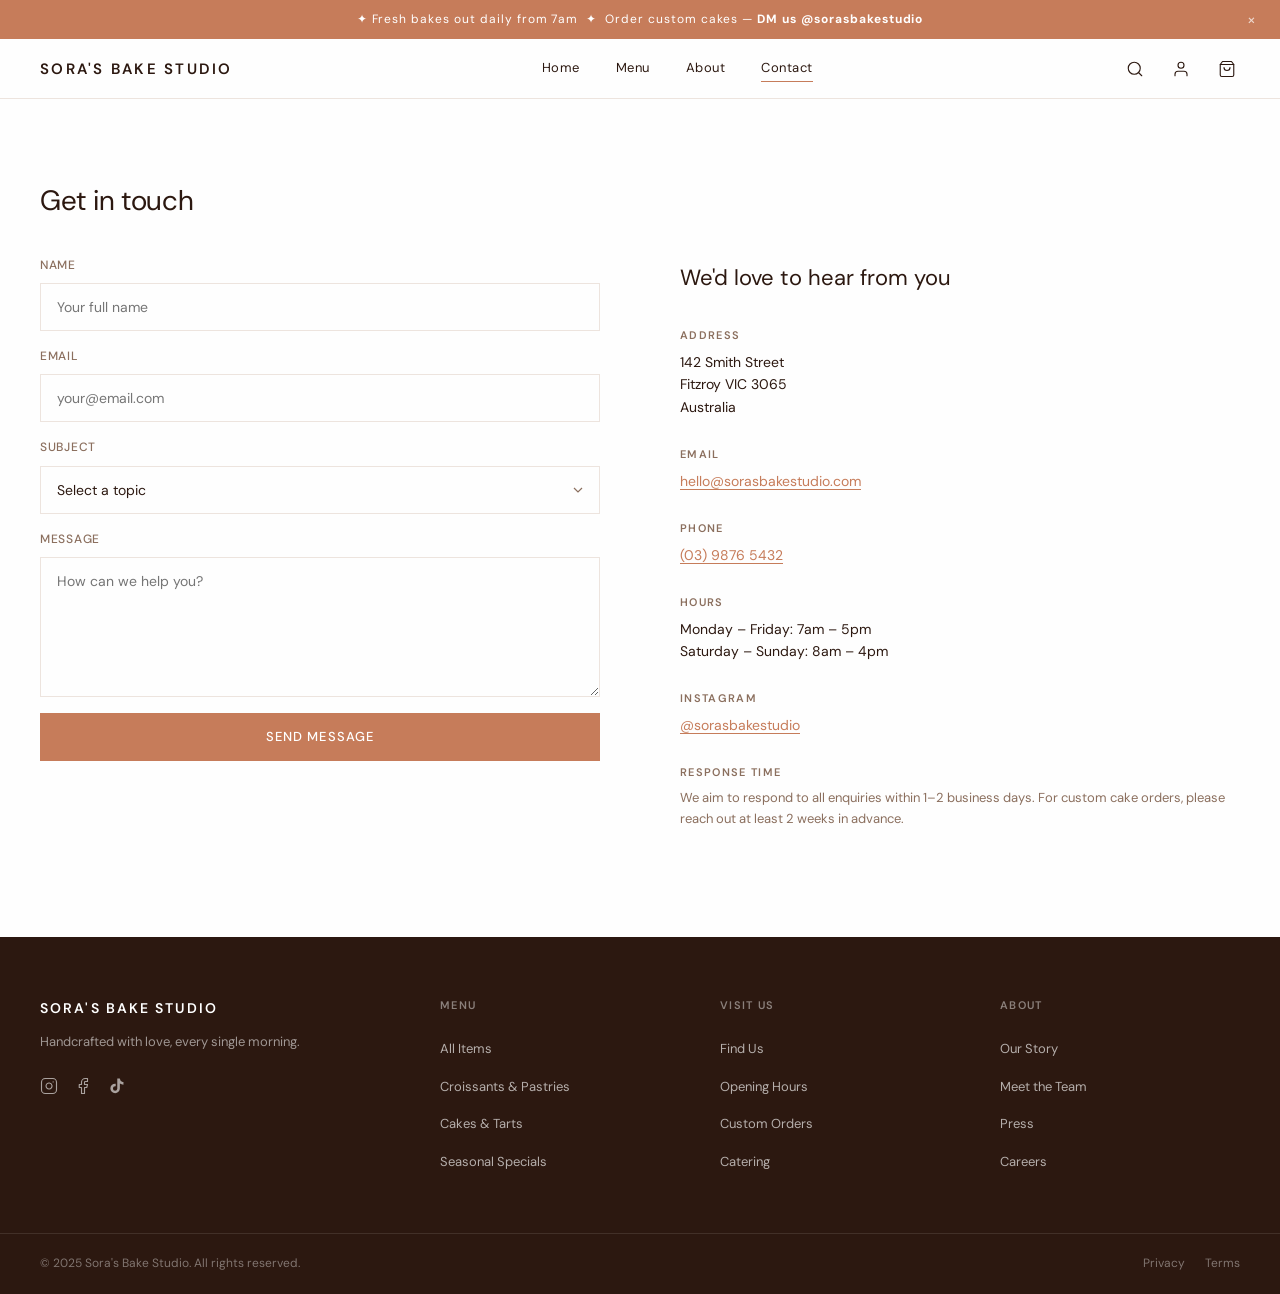
<file: contact.html>
<!DOCTYPE html>
<html lang="en">
<head>
  <!-- ===== HEAD / META ===== -->
  <!-- EDIT THIS: Update the description for SEO -->
  <meta charset="UTF-8" />
  <meta name="viewport" content="width=device-width, initial-scale=1.0" />
  <meta name="description" content="Contact Sora's Bake Studio — 142 Smith Street, Fitzroy VIC 3065. Custom cakes, catering enquiries, and general questions welcome." />
  <!-- EDIT THIS: Page tab title -->
  <title>Contact — Sora's Bake Studio</title>

  <!-- Google Fonts -->
  <link rel="preconnect" href="https://fonts.googleapis.com" />
  <link rel="preconnect" href="https://fonts.gstatic.com" crossorigin />
  <link href="https://fonts.googleapis.com/css2?family=DM+Sans:wght@300;400;500;600&display=swap" rel="stylesheet" />

  <!-- Shared stylesheet -->
  <link rel="stylesheet" href="style.css" />
</head>
<body>

  <!-- ===== ANNOUNCEMENT BAR ===== -->
  <div class="announcement-bar" id="announcementBar">
    ✦ Fresh bakes out daily from 7am &nbsp;✦&nbsp; Order custom cakes — <strong>DM us @sorasbakestudio</strong>
    <button class="announcement-bar__close" onclick="dismissAnnouncement()" aria-label="Dismiss">×</button>
  </div>

  <!-- ===== HEADER ===== -->
  <header class="header" id="siteHeader">
    <div class="header__inner">
      <a href="index.html" class="header__logo">Sora's Bake Studio</a>
      <nav class="header__nav" aria-label="Main navigation">
        <a href="index.html">Home</a>
        <a href="menu.html">Menu</a>
        <a href="about.html">About</a>
        <!-- "active" class underlines the current page link -->
        <a href="contact.html" class="active">Contact</a>
      </nav>
      <div style="display:flex;align-items:center;gap:8px;">
        <div class="header__icons">
          <button class="header__icon-btn header__icon-btn--search" aria-label="Search">
            <svg width="18" height="18" viewBox="0 0 24 24" fill="none" stroke="currentColor" stroke-width="1.5" stroke-linecap="round" stroke-linejoin="round">
              <circle cx="11" cy="11" r="8"/><line x1="21" y1="21" x2="16.65" y2="16.65"/>
            </svg>
          </button>
          <button class="header__icon-btn header__icon-btn--account" aria-label="Account">
            <svg width="18" height="18" viewBox="0 0 24 24" fill="none" stroke="currentColor" stroke-width="1.5" stroke-linecap="round" stroke-linejoin="round">
              <path d="M20 21v-2a4 4 0 0 0-4-4H8a4 4 0 0 0-4 4v2"/><circle cx="12" cy="7" r="4"/>
            </svg>
          </button>
          <button class="header__icon-btn" aria-label="View order">
            <svg width="18" height="18" viewBox="0 0 24 24" fill="none" stroke="currentColor" stroke-width="1.5" stroke-linecap="round" stroke-linejoin="round">
              <path d="M6 2L3 6v14a2 2 0 0 0 2 2h14a2 2 0 0 0 2-2V6l-3-4z"/><line x1="3" y1="6" x2="21" y2="6"/><path d="M16 10a4 4 0 0 1-8 0"/>
            </svg>
          </button>
        </div>
        <button class="header__hamburger" id="hamburgerBtn" aria-label="Open menu" onclick="toggleDrawer()">
          <span></span><span></span><span></span>
        </button>
      </div>
    </div>
  </header>

  <!-- ===== MOBILE DRAWER ===== -->
  <div class="mobile-drawer" id="mobileDrawer">
    <nav class="mobile-drawer__nav">
      <a href="index.html">Home</a>
      <a href="menu.html">Menu</a>
      <a href="about.html">About</a>
      <a href="contact.html">Contact</a>
    </nav>
  </div>
  <div class="drawer-overlay" id="drawerOverlay" onclick="toggleDrawer()"></div>


  <!-- ===== MAIN CONTENT ===== -->
  <main>
    <section class="section">
      <div class="wrapper">

        <!-- ===== PAGE HEADING ===== -->
        <!-- EDIT THIS: Change this page title -->
        <h1 class="page-title">Get in touch</h1>

        <!-- ===== CONTACT LAYOUT ===== -->
        <!-- Left: contact form — Right: business info -->
        <div class="contact-layout">

          <!-- ===== LEFT: CONTACT FORM ===== -->
          <!-- EDIT THIS: Wire this form up to your email service -->
          <!-- Options: Netlify Forms, Formspree (free), EmailJS, or a custom backend -->
          <div>
            <form class="contact-form" onsubmit="handleContactSubmit(event)">

              <!-- Name field -->
              <div class="form-group">
                <label class="form-label" for="contactName">Name</label>
                <input
                  class="form-input"
                  type="text"
                  id="contactName"
                  name="name"
                  placeholder="Your full name"
                  required
                />
              </div>

              <!-- Email field -->
              <div class="form-group">
                <label class="form-label" for="contactEmail">Email</label>
                <input
                  class="form-input"
                  type="email"
                  id="contactEmail"
                  name="email"
                  placeholder="your@email.com"
                  required
                />
              </div>

              <!-- Subject dropdown -->
              <!-- EDIT THIS: Add/remove subject options to match your business -->
              <div class="form-group">
                <label class="form-label" for="contactSubject">Subject</label>
                <select class="form-select" id="contactSubject" name="subject">
                  <option value="" disabled selected>Select a topic</option>
                  <option>General Enquiry</option>
                  <option>Custom Cake Order</option>
                  <option>Catering Request</option>
                  <option>Press &amp; Media</option>
                  <option>Other</option>
                </select>
              </div>

              <!-- Message textarea -->
              <div class="form-group">
                <label class="form-label" for="contactMessage">Message</label>
                <textarea
                  class="form-textarea"
                  id="contactMessage"
                  name="message"
                  placeholder="How can we help you?"
                  rows="6"
                  required
                ></textarea>
              </div>

              <!-- Submit button (full width) -->
              <button type="submit" class="form-submit">Send Message</button>

            </form>
          </div>


          <!-- ===== RIGHT: CONTACT INFORMATION ===== -->
          <!-- EDIT THIS: Update all details below if anything changes -->
          <div class="contact-info">
            <h2 class="contact-info__heading">We'd love to hear from you</h2>

            <!-- Address -->
            <!-- EDIT THIS: Change address if the studio moves -->
            <div class="contact-info__block">
              <p class="contact-info__label">Address</p>
              <p class="contact-info__value">
                142 Smith Street<br>
                Fitzroy VIC 3065<br>
                Australia
              </p>
            </div>

            <!-- Email -->
            <!-- EDIT THIS: Change email address here and in the mailto: link -->
            <div class="contact-info__block">
              <p class="contact-info__label">Email</p>
              <p class="contact-info__value">
                <a href="mailto:hello@sorasbakestudio.com">hello@sorasbakestudio.com</a>
              </p>
            </div>

            <!-- Phone -->
            <!-- EDIT THIS: Change phone number here and in the tel: link -->
            <div class="contact-info__block">
              <p class="contact-info__label">Phone</p>
              <p class="contact-info__value">
                <a href="tel:+61398765432">(03) 9876 5432</a>
              </p>
            </div>

            <!-- Business hours -->
            <!-- EDIT THIS: Change opening hours if they change -->
            <div class="contact-info__block">
              <p class="contact-info__label">Hours</p>
              <p class="contact-info__value">
                Monday – Friday: 7am – 5pm<br>
                Saturday – Sunday: 8am – 4pm
              </p>
            </div>

            <!-- Instagram note -->
            <!-- EDIT THIS: Update the Instagram handle if it changes -->
            <div class="contact-info__block">
              <p class="contact-info__label">Instagram</p>
              <p class="contact-info__value">
                <a href="https://instagram.com/sorasbakestudio" target="_blank" rel="noopener">@sorasbakestudio</a>
              </p>
            </div>

            <!-- Response time -->
            <div class="contact-info__block">
              <p class="contact-info__label">Response time</p>
              <p class="contact-info__value" style="color: var(--text-muted); font-size: 13px;">
                We aim to respond to all enquiries within 1–2 business days.
                For custom cake orders, please reach out at least 2 weeks in advance.
              </p>
            </div>

          </div><!-- /contact-info -->

        </div><!-- /contact-layout -->

      </div>
    </section>
  </main>


  <!-- ===== FOOTER ===== -->
  <footer class="footer">
    <div class="footer__grid">

      <!-- Column 1: Brand -->
      <div>
        <p class="footer__brand-name">Sora's Bake Studio</p>
        <p class="footer__tagline">Handcrafted with love, every single morning.</p>
        <div class="footer__socials">
          <a href="https://instagram.com/sorasbakestudio" class="footer__social-link" aria-label="Instagram">
            <svg width="18" height="18" viewBox="0 0 24 24" fill="none" stroke="currentColor" stroke-width="1.5" stroke-linecap="round" stroke-linejoin="round">
              <rect x="2" y="2" width="20" height="20" rx="5" ry="5"/><path d="M16 11.37A4 4 0 1 1 12.63 8 4 4 0 0 1 16 11.37z"/><line x1="17.5" y1="6.5" x2="17.51" y2="6.5"/>
            </svg>
          </a>
          <a href="#" class="footer__social-link" aria-label="Facebook">
            <svg width="18" height="18" viewBox="0 0 24 24" fill="none" stroke="currentColor" stroke-width="1.5" stroke-linecap="round" stroke-linejoin="round">
              <path d="M18 2h-3a5 5 0 0 0-5 5v3H7v4h3v8h4v-8h3l1-4h-4V7a1 1 0 0 1 1-1h3z"/>
            </svg>
          </a>
          <a href="#" class="footer__social-link" aria-label="TikTok">
            <svg width="18" height="18" viewBox="0 0 24 24" fill="currentColor">
              <path d="M19.59 6.69a4.83 4.83 0 0 1-3.77-4.25V2h-3.45v13.67a2.89 2.89 0 0 1-2.88 2.5 2.89 2.89 0 0 1-2.89-2.89 2.89 2.89 0 0 1 2.89-2.89c.28 0 .54.04.79.1V9.01a6.33 6.33 0 0 0-.79-.05 6.34 6.34 0 0 0-6.34 6.34 6.34 6.34 0 0 0 6.34 6.34 6.34 6.34 0 0 0 6.33-6.34V8.69a8.18 8.18 0 0 0 4.78 1.52V6.76a4.85 4.85 0 0 1-1.01-.07z"/>
            </svg>
          </a>
        </div>
      </div>

      <!-- Column 2: Menu links -->
      <div>
        <p class="footer__col-heading">Menu</p>
        <ul class="footer__links">
          <li><a href="menu.html">All Items</a></li>
          <li><a href="menu.html">Croissants &amp; Pastries</a></li>
          <li><a href="menu.html">Cakes &amp; Tarts</a></li>
          <li><a href="menu.html">Seasonal Specials</a></li>
        </ul>
      </div>

      <!-- Column 3: Visit Us -->
      <div>
        <p class="footer__col-heading">Visit Us</p>
        <ul class="footer__links">
          <li><a href="contact.html">Find Us</a></li>
          <li><a href="contact.html">Opening Hours</a></li>
          <li><a href="contact.html">Custom Orders</a></li>
          <li><a href="contact.html">Catering</a></li>
        </ul>
      </div>

      <!-- Column 4: About -->
      <div>
        <p class="footer__col-heading">About</p>
        <ul class="footer__links">
          <li><a href="about.html">Our Story</a></li>
          <li><a href="about.html">Meet the Team</a></li>
          <li><a href="#">Press</a></li>
          <li><a href="#">Careers</a></li>
        </ul>
      </div>

    </div><!-- /footer__grid -->

    <div class="footer__bottom">
      <span>© 2025 Sora's Bake Studio. All rights reserved.</span>
      <div class="footer__bottom-links">
        <a href="#">Privacy</a>
        <a href="#">Terms</a>
      </div>
    </div>

  </footer>


  <!-- ===== JAVASCRIPT ===== -->
  <script>

    // Announcement bar dismiss
    function dismissAnnouncement() {
      const bar = document.getElementById('announcementBar');
      if (bar) { bar.style.display = 'none'; sessionStorage.setItem('announcementDismissed', 'true'); }
    }
    document.addEventListener('DOMContentLoaded', function () {
      if (sessionStorage.getItem('announcementDismissed') === 'true') {
        const bar = document.getElementById('announcementBar');
        if (bar) bar.style.display = 'none';
      }
    });

    // Mobile drawer toggle
    function toggleDrawer() {
      const drawer  = document.getElementById('mobileDrawer');
      const overlay = document.getElementById('drawerOverlay');
      const burger  = document.getElementById('hamburgerBtn');
      const isOpen  = drawer.classList.contains('is-open');
      if (isOpen) {
        drawer.classList.remove('is-open'); overlay.classList.remove('is-visible');
        burger.classList.remove('is-open'); document.body.style.overflow = '';
      } else {
        drawer.classList.add('is-open'); overlay.classList.add('is-visible');
        burger.classList.add('is-open'); document.body.style.overflow = 'hidden';
      }
    }

    // Contact form submit handler
    // EDIT THIS: Replace the alert with your actual form handling
    // Recommended services: Netlify Forms (free), Formspree (free), EmailJS
    function handleContactSubmit(e) {
      e.preventDefault();
      const name = document.getElementById('contactName').value;
      // EDIT THIS: Replace this alert with your email service integration
      alert('Thanks ' + name + '! We\'ll be in touch within 1–2 business days.');
      e.target.reset(); // Clear the form fields
    }

  </script>

</body>
</html>
</file>
<file: style.css>
/* ============================================================
   SORA'S BAKE STUDIO — SHARED STYLESHEET
   Adapted from Dawn Template — bakery/café colour palette
   ============================================================ */

/* ============================================================
   GOOGLE FONTS IMPORT
   EDIT THIS: Change the font here if you want a different typeface
   ============================================================ */
@import url('https://fonts.googleapis.com/css2?family=DM+Sans:wght@300;400;500;600&display=swap');

/* ============================================================
   CSS VARIABLES — SORA'S BRAND COLOURS
   EDIT THIS: Change these values to update the entire site's colour scheme.
   All colours across every page are controlled from this one place.
   ============================================================ */
:root {
  /* --- Background colours --- */
  --bg: #fefefe;               /* EDIT THIS: Main page background */
  --bg-secondary: #fdf8f5;     /* EDIT THIS: Warm cream — used for newsletter, values sections */
  --bg-dark: #2c1810;          /* EDIT THIS: Espresso brown — used for footer */

  /* --- Text colours --- */
  --text: #2c1810;             /* EDIT THIS: Main body text (warm dark brown) */
  --text-muted: #8b6f5e;       /* EDIT THIS: Secondary/subtle text */
  --text-light: #c4a99a;       /* EDIT THIS: Very subtle text / placeholders */

  /* --- UI colours --- */
  --border: #ede4de;           /* EDIT THIS: Borders and dividers (warm beige) */
  --accent: #c67c5a;           /* EDIT THIS: Main accent — terracotta/rose (buttons, links) */
  --accent-hover: #a85e3e;     /* EDIT THIS: Accent on hover (darker terracotta) */
  --white: #ffffff;            /* White */

  /* --- Announcement bar --- */
  --announcement-bg: #c67c5a;    /* EDIT THIS: Announcement bar background (terracotta) */
  --announcement-text: #ffffff;  /* EDIT THIS: Announcement bar text colour */

  /* --- Sale/discount colour --- */
  --sale-color: #c0392b;       /* EDIT THIS: Red used for sale prices */
}

/* ============================================================
   RESET & BASE STYLES
   Removes browser default styles for consistency
   ============================================================ */
*, *::before, *::after {
  box-sizing: border-box;
  margin: 0;
  padding: 0;
}

html {
  scroll-behavior: smooth;
}

body {
  font-family: 'DM Sans', sans-serif; /* EDIT THIS: Change font family here */
  font-weight: 400;
  font-size: 16px;
  line-height: 1.6;
  color: var(--text);
  background-color: var(--bg);
  -webkit-font-smoothing: antialiased;
  -moz-osx-font-smoothing: grayscale;
}

img {
  display: block;
  max-width: 100%;
}

a {
  color: inherit;
  text-decoration: none;
}

ul, ol {
  list-style: none;
}

button {
  cursor: pointer;
  font-family: 'DM Sans', sans-serif;
  border: none;
  background: none;
}

input, textarea, select {
  font-family: 'DM Sans', sans-serif;
  font-size: 14px;
}

/* ============================================================
   UTILITY CLASSES
   Reusable helper classes used across all pages
   ============================================================ */

/* --- Wrapper: constrains content width and centers it --- */
.wrapper {
  max-width: 1280px;
  margin: 0 auto;
  padding: 0 40px;
}

/* --- Section spacing --- */
.section {
  padding: 80px 0;
}

.section--sm {
  padding: 50px 0;
}

/* --- Section titles --- */
.section-title {
  font-size: 22px;
  font-weight: 500;
  letter-spacing: 0.02em;
  color: var(--text);
  margin-bottom: 40px;
}

/* --- Eyebrow label (small text above headings) --- */
.eyebrow {
  display: block;
  font-size: 11px;
  font-weight: 500;
  letter-spacing: 0.2em;
  text-transform: uppercase;
  color: var(--text-muted);
  margin-bottom: 12px;
}

/* --- Buttons --- */

/* Primary button (solid accent colour) */
.btn {
  display: inline-flex;
  align-items: center;
  justify-content: center;
  height: 46px;
  padding: 0 24px;
  font-size: 13px;
  font-weight: 500;
  letter-spacing: 0.06em;
  text-transform: uppercase;
  background-color: var(--accent);   /* EDIT THIS: Main button colour */
  color: var(--white);
  border: 1px solid var(--accent);
  border-radius: 2px;
  transition: background-color 0.2s ease, color 0.2s ease;
  cursor: pointer;
}

.btn:hover {
  background-color: var(--accent-hover);
  border-color: var(--accent-hover);
}

/* Secondary/outline button */
.btn--outline {
  background-color: transparent;
  color: var(--accent);
  border-color: var(--accent);
}

.btn--outline:hover {
  background-color: var(--accent);
  color: var(--white);
}

/* White button (used on dark/image backgrounds) */
.btn--white {
  background-color: var(--white);
  color: var(--text);
  border-color: var(--white);
}

.btn--white:hover {
  background-color: var(--accent);
  color: var(--white);
  border-color: var(--accent);
}

/* Ghost/outline white button (used on dark/image backgrounds — transparent fill) */
.btn--outline-white {
  background-color: transparent;
  color: var(--white);
  border-color: var(--white);
}

.btn--outline-white:hover {
  background-color: var(--white);
  color: var(--text);
}

/* Large button */
.btn--lg {
  height: 52px;
  padding: 0 32px;
  font-size: 14px;
}


/* ============================================================
   ANNOUNCEMENT BAR
   The slim coloured strip at the very top of every page
   ============================================================ */
.announcement-bar {
  background-color: var(--announcement-bg);  /* EDIT THIS: bar background colour */
  color: var(--announcement-text);
  text-align: center;
  padding: 10px 40px;
  position: relative;
  font-size: 12px;
  letter-spacing: 0.08em;
  font-weight: 400;
}

/* The × dismiss button on the right */
.announcement-bar__close {
  position: absolute;
  right: 16px;
  top: 50%;
  transform: translateY(-50%);
  background: none;
  border: none;
  color: var(--announcement-text);
  font-size: 16px;
  cursor: pointer;
  opacity: 0.7;
  padding: 4px 8px;
  line-height: 1;
  transition: opacity 0.2s;
}

.announcement-bar__close:hover {
  opacity: 1;
}


/* ============================================================
   HEADER & NAVIGATION
   Sticky top navigation bar
   ============================================================ */
.header {
  position: sticky;
  top: 0;
  z-index: 100;
  background-color: var(--bg);
  border-bottom: 1px solid var(--border);
  height: 60px;
}

.header__inner {
  display: flex;
  align-items: center;
  justify-content: space-between;
  height: 100%;
  max-width: 1280px;
  margin: 0 auto;
  padding: 0 40px;
}

/* --- Logo (left side) --- */
.header__logo {
  font-size: 15px;
  font-weight: 600;
  letter-spacing: 0.15em;
  text-transform: uppercase;
  color: var(--text);
  white-space: nowrap;
  flex-shrink: 0;
}

/* --- Desktop navigation (centre) --- */
.header__nav {
  display: flex;
  align-items: center;
  gap: 36px;
}

.header__nav a {
  font-size: 13px;
  font-weight: 400;
  letter-spacing: 0.04em;
  color: var(--text);
  transition: color 0.2s;
  position: relative;
}

/* Underline effect on hover */
.header__nav a::after {
  content: '';
  position: absolute;
  bottom: -3px;
  left: 0;
  width: 0;
  height: 1px;
  background-color: var(--accent);  /* EDIT THIS: nav underline colour */
  transition: width 0.25s ease;
}

.header__nav a:hover::after,
.header__nav a.active::after {
  width: 100%;
}

/* --- Right icons (search, account, cart) --- */
.header__icons {
  display: flex;
  align-items: center;
  gap: 20px;
  flex-shrink: 0;
}

.header__icon-btn {
  background: none;
  border: none;
  cursor: pointer;
  color: var(--text);
  display: flex;
  align-items: center;
  justify-content: center;
  padding: 4px;
  transition: opacity 0.2s;
  position: relative;
}

.header__icon-btn:hover {
  opacity: 0.6;
}

/* Cart item count badge */
.cart-badge {
  position: absolute;
  top: -4px;
  right: -6px;
  background-color: var(--accent);  /* EDIT THIS: cart badge colour */
  color: var(--white);
  font-size: 9px;
  font-weight: 600;
  width: 16px;
  height: 16px;
  border-radius: 50%;
  display: flex;
  align-items: center;
  justify-content: center;
  line-height: 1;
}

/* --- Hamburger menu (mobile only, hidden on desktop) --- */
.header__hamburger {
  display: none;
  flex-direction: column;
  justify-content: center;
  gap: 5px;
  background: none;
  border: none;
  cursor: pointer;
  padding: 4px;
  width: 28px;
}

.header__hamburger span {
  display: block;
  width: 22px;
  height: 1.5px;
  background-color: var(--text);
  transition: transform 0.25s, opacity 0.25s;
}

/* Hamburger → X animation when drawer is open */
.header__hamburger.is-open span:nth-child(1) {
  transform: translateY(6.5px) rotate(45deg);
}
.header__hamburger.is-open span:nth-child(2) {
  opacity: 0;
}
.header__hamburger.is-open span:nth-child(3) {
  transform: translateY(-6.5px) rotate(-45deg);
}

/* --- Mobile side drawer --- */
.mobile-drawer {
  position: fixed;
  top: 0;
  left: 0;
  width: 300px;
  height: 100vh;
  background-color: var(--bg);
  z-index: 200;
  padding: 80px 32px 40px;
  transform: translateX(-100%);
  transition: transform 0.3s ease;
  border-right: 1px solid var(--border);
}

.mobile-drawer.is-open {
  transform: translateX(0);
}

.mobile-drawer__nav {
  display: flex;
  flex-direction: column;
  gap: 0;
}

.mobile-drawer__nav a {
  font-size: 20px;
  font-weight: 400;
  color: var(--text);
  padding: 16px 0;
  border-bottom: 1px solid var(--border);
  letter-spacing: 0.02em;
}

/* Overlay behind mobile drawer */
.drawer-overlay {
  position: fixed;
  inset: 0;
  background-color: rgba(0, 0, 0, 0.4);
  z-index: 150;
  opacity: 0;
  pointer-events: none;
  transition: opacity 0.3s ease;
}

.drawer-overlay.is-visible {
  opacity: 1;
  pointer-events: all;
}


/* ============================================================
   HERO SECTION
   Full-screen banner with image, overlay, and centered text
   Only used on index.html
   ============================================================ */
.hero {
  position: relative;
  height: 80vh;
  min-height: 500px;
  display: flex;
  align-items: center;
  justify-content: center;
  overflow: hidden;
}

/* Background image */
.hero__bg {
  position: absolute;
  inset: 0;
  /* EDIT THIS: Replace this URL with your own hero background image */
  background-image: url('https://images.unsplash.com/photo-1509440159596-0249088772ff?w=1600&q=80');
  background-size: cover;
  background-position: center;
  background-repeat: no-repeat;
}

/* Dark overlay on top of the background image */
.hero__overlay {
  position: absolute;
  inset: 0;
  background-color: rgba(0, 0, 0, 0.3); /* EDIT THIS: Increase number for darker overlay */
}

/* Hero text content */
.hero__content {
  position: relative;
  z-index: 2;
  text-align: center;
  color: var(--white);
  padding: 0 20px;
  max-width: 700px;
}

/* Small label above the headline */
.hero__eyebrow {
  display: block;
  font-size: 11px;
  font-weight: 500;
  letter-spacing: 0.2em;
  text-transform: uppercase;
  color: rgba(255, 255, 255, 0.85);
  margin-bottom: 20px;
}

/* Main hero headline */
.hero__headline {
  font-size: 56px;
  font-weight: 300;
  line-height: 1.15;
  letter-spacing: -0.01em;
  color: var(--white);
  margin-bottom: 36px;
}

/* Hero CTA button */
.hero__cta {
  /* Uses .btn--white utility class */
}


/* ============================================================
   FEATURED CATEGORIES GRID
   3 cards side-by-side on the homepage ("What we make" section)
   ============================================================ */
.collections-grid {
  display: grid;
  grid-template-columns: repeat(3, 1fr);
  gap: 20px;
}

/* Individual collection card */
.collection-card {
  position: relative;
  cursor: pointer;
  overflow: hidden;
}

/* Image container with tall 3:4 aspect ratio */
.collection-card__image-wrap {
  aspect-ratio: 3 / 4;
  overflow: hidden;
  background-color: var(--bg-secondary);
}

.collection-card__image-wrap img {
  width: 100%;
  height: 100%;
  object-fit: cover;
  transition: transform 0.4s ease; /* Smooth zoom on hover */
}

/* Zoom effect on hover */
.collection-card:hover .collection-card__image-wrap img {
  transform: scale(1.03);
}

.collection-card__label {
  padding: 16px 0 8px;
  font-size: 14px;
  font-weight: 500;
  letter-spacing: 0.04em;
  color: var(--text);
}


/* ============================================================
   PRODUCT GRID
   Used on homepage (Our Favourites) and menu.html
   ============================================================ */
.product-grid {
  display: grid;
  grid-template-columns: repeat(4, 1fr);
  gap: 24px 20px;
}

/* Individual product card */
.product-card {
  position: relative;
  cursor: pointer;
}

/* Image container */
.product-card__image-wrap {
  position: relative;
  aspect-ratio: 3 / 4;
  overflow: hidden;
  background-color: var(--bg-secondary);
  margin-bottom: 14px;
}

/* Primary product image */
.product-card__img {
  width: 100%;
  height: 100%;
  object-fit: cover;
  display: block;
  transition: opacity 0.4s ease;
}

/* Secondary (hover) product image — sits on top, hidden by default */
.product-card__img--hover {
  position: absolute;
  inset: 0;
  width: 100%;
  height: 100%;
  object-fit: cover;
  opacity: 0;
  transition: opacity 0.4s ease;
}

/* Show hover image, hide primary on card hover */
.product-card:hover .product-card__img--hover {
  opacity: 1;
}

/* --- Product Badges --- */
/* Badge (New / Seasonal / Popular / etc.) — top left corner of image */
.product-card__badge {
  position: absolute;
  top: 12px;
  left: 12px;
  z-index: 2;
  font-size: 10px;
  font-weight: 600;
  letter-spacing: 0.08em;
  text-transform: uppercase;
  padding: 4px 8px;
  background-color: var(--text);  /* EDIT THIS: Default badge background (dark) */
  color: var(--white);
  line-height: 1;
}

/* Sale badge — red */
.product-card__badge--sale {
  background-color: var(--sale-color);  /* EDIT THIS: Sale badge colour (red) */
}

/* "Fan Fave" badge — terracotta accent colour */
/* EDIT THIS: Change the colour of the Fan Fave badge here */
.product-card__badge--fave {
  background-color: var(--accent);  /* Terracotta/rose for Fan Fave badge */
}

/* "Add to order" button — slides up from bottom of image on hover */
/* Note: The class is .product-card__quick-add but the text says "Add to order" for a bakery feel */
.product-card__quick-add {
  position: absolute;
  bottom: 0;
  left: 0;
  right: 0;
  background-color: rgba(255, 255, 255, 0.95);
  color: var(--text);
  font-size: 12px;
  font-weight: 500;
  letter-spacing: 0.08em;
  text-transform: uppercase;
  padding: 14px;
  text-align: center;
  transform: translateY(100%);
  transition: transform 0.25s ease;
  cursor: pointer;
  border: none;
  width: 100%;
}

/* Reveal button on card hover */
.product-card:hover .product-card__quick-add {
  transform: translateY(0);
}

/* Product name */
.product-card__name {
  font-size: 14px;
  font-weight: 500;
  color: var(--text);
  margin-bottom: 6px;
  line-height: 1.4;
}

/* Product price row */
.product-card__price {
  font-size: 14px;
  font-weight: 400;
  color: var(--text-muted);
  display: flex;
  align-items: center;
  gap: 8px;
}

/* Original price (crossed out on sale items) */
.product-card__price--original {
  text-decoration: line-through;
  color: var(--text-light);
}

/* Sale price (red) */
.product-card__price--sale {
  color: var(--sale-color);
  font-weight: 500;
}


/* ============================================================
   BRAND / STORY STRIP
   50/50 split section on the homepage
   ============================================================ */
.story-strip {
  display: grid;
  grid-template-columns: 1fr 1fr;
  min-height: 500px;
}

/* Left image pane */
.story-strip__image {
  overflow: hidden;
}

.story-strip__image img {
  width: 100%;
  height: 100%;
  object-fit: cover;
}

/* Right text pane */
.story-strip__content {
  display: flex;
  flex-direction: column;
  justify-content: center;
  padding: 60px 80px;
}

.story-strip__headline {
  font-size: 36px;
  font-weight: 300;
  letter-spacing: -0.01em;
  line-height: 1.2;
  color: var(--text);
  margin-bottom: 20px;
}

.story-strip__body {
  font-size: 15px;
  font-weight: 400;
  line-height: 1.75;
  color: var(--text-muted);
  margin-bottom: 16px;
}

/* Text CTA link */
.text-link {
  font-size: 13px;
  font-weight: 500;
  letter-spacing: 0.06em;
  text-transform: uppercase;
  color: var(--accent);  /* EDIT THIS: text link colour */
  position: relative;
  display: inline-flex;
  align-items: center;
  gap: 6px;
  margin-top: 16px;
}

.text-link::after {
  content: '';
  position: absolute;
  bottom: -2px;
  left: 0;
  width: 100%;
  height: 1px;
  background-color: var(--accent);
  transition: opacity 0.2s;
}

.text-link:hover::after {
  opacity: 0.4;
}


/* ============================================================
   NEWSLETTER SECTION
   Centered email sign-up section
   ============================================================ */
.newsletter {
  background-color: var(--bg-secondary);  /* EDIT THIS: newsletter background */
  text-align: center;
  padding: 80px 40px;
}

.newsletter__headline {
  font-size: 28px;
  font-weight: 300;
  letter-spacing: -0.01em;
  color: var(--text);
  margin-bottom: 12px;
}

.newsletter__subtext {
  font-size: 15px;
  color: var(--text-muted);
  margin-bottom: 32px;
  max-width: 480px;
  margin-left: auto;
  margin-right: auto;
}

/* Email input + button row */
.newsletter__form {
  display: flex;
  justify-content: center;
  gap: 0;
  max-width: 480px;
  margin: 0 auto;
}

.newsletter__input {
  flex: 1;
  height: 48px;
  padding: 0 16px;
  border: 1px solid var(--border);
  border-right: none;
  border-radius: 0;
  font-size: 14px;
  color: var(--text);
  background-color: var(--bg);
  outline: none;
  transition: border-color 0.2s;
}

.newsletter__input:focus {
  border-color: var(--accent);
}

.newsletter__input::placeholder {
  color: var(--text-light);
}

.newsletter__btn {
  height: 48px;
  padding: 0 24px;
  background-color: var(--accent);  /* EDIT THIS: subscribe button colour */
  color: var(--white);
  border: 1px solid var(--accent);
  border-radius: 0;
  font-size: 13px;
  font-weight: 500;
  letter-spacing: 0.06em;
  text-transform: uppercase;
  cursor: pointer;
  white-space: nowrap;
  transition: background-color 0.2s;
}

.newsletter__btn:hover {
  background-color: var(--accent-hover);
}


/* ============================================================
   FOOTER
   Dark espresso background, 4-column layout
   ============================================================ */
.footer {
  background-color: var(--bg-dark);  /* EDIT THIS: footer background colour */
  color: var(--white);
  padding: 60px 0 0;
}

.footer__grid {
  display: grid;
  grid-template-columns: 1.5fr 1fr 1fr 1fr;
  gap: 40px;
  max-width: 1280px;
  margin: 0 auto;
  padding: 0 40px 60px;
}

/* Column 1: Brand */
.footer__brand-name {
  font-size: 14px;
  font-weight: 600;
  letter-spacing: 0.15em;
  text-transform: uppercase;
  margin-bottom: 12px;
  color: var(--white);
}

.footer__tagline {
  font-size: 13px;
  color: rgba(255, 255, 255, 0.55);
  line-height: 1.6;
  margin-bottom: 24px;
}

/* Social icons row */
.footer__socials {
  display: flex;
  gap: 16px;
  align-items: center;
}

.footer__social-link {
  color: rgba(255, 255, 255, 0.6);
  transition: color 0.2s;
  display: flex;
  align-items: center;
}

.footer__social-link:hover {
  color: var(--white);
}

/* Columns 2-4: Links */
.footer__col-heading {
  font-size: 11px;
  font-weight: 600;
  letter-spacing: 0.12em;
  text-transform: uppercase;
  color: rgba(255, 255, 255, 0.45);
  margin-bottom: 20px;
}

.footer__links {
  display: flex;
  flex-direction: column;
  gap: 12px;
}

.footer__links a {
  font-size: 13px;
  color: rgba(255, 255, 255, 0.65);
  transition: color 0.2s;
}

.footer__links a:hover {
  color: var(--white);
}

/* Bottom bar */
.footer__bottom {
  border-top: 1px solid rgba(255, 255, 255, 0.1);
  max-width: 1280px;
  margin: 0 auto;
  padding: 20px 40px;
  display: flex;
  align-items: center;
  justify-content: space-between;
  font-size: 12px;
  color: rgba(255, 255, 255, 0.4);
}

.footer__bottom-links {
  display: flex;
  gap: 20px;
}

.footer__bottom-links a {
  color: rgba(255, 255, 255, 0.4);
  transition: color 0.2s;
}

.footer__bottom-links a:hover {
  color: rgba(255, 255, 255, 0.7);
}


/* ============================================================
   MENU PAGE — FILTERS & BREADCRUMB
   (replaces "Collection" from the original Dawn template)
   ============================================================ */

/* Breadcrumb trail */
.breadcrumb {
  display: flex;
  align-items: center;
  gap: 8px;
  font-size: 12px;
  color: var(--text-muted);
  margin-bottom: 24px;
}

.breadcrumb a {
  color: var(--text-muted);
  transition: color 0.2s;
}

.breadcrumb a:hover {
  color: var(--text);
}

.breadcrumb__sep {
  color: var(--text-light);
}

/* Page heading */
.page-title {
  font-size: 28px;
  font-weight: 400;
  letter-spacing: -0.01em;
  color: var(--text);
  margin-bottom: 32px;
}

/* Filter bar (sort + tag filters) */
.filter-bar {
  display: flex;
  align-items: center;
  justify-content: space-between;
  gap: 16px;
  padding: 16px 0;
  border-top: 1px solid var(--border);
  border-bottom: 1px solid var(--border);
  margin-bottom: 40px;
  flex-wrap: wrap;
}

.filter-bar__tags {
  display: flex;
  gap: 8px;
  flex-wrap: wrap;
}

.filter-tag {
  font-size: 12px;
  font-weight: 400;
  padding: 6px 14px;
  border: 1px solid var(--border);
  cursor: pointer;
  color: var(--text-muted);
  transition: border-color 0.2s, color 0.2s;
  background: none;
  border-radius: 0;
}

.filter-tag:hover,
.filter-tag.active {
  border-color: var(--accent);  /* EDIT THIS: active filter tag border colour */
  color: var(--accent);
}

/* Sort dropdown */
.sort-select {
  height: 36px;
  padding: 0 12px;
  border: 1px solid var(--border);
  border-radius: 0;
  font-size: 13px;
  color: var(--text);
  background-color: var(--bg);
  cursor: pointer;
  appearance: none;
  background-image: url("data:image/svg+xml,%3Csvg width='10' height='6' viewBox='0 0 10 6' fill='none' xmlns='http://www.w3.org/2000/svg'%3E%3Cpath d='M1 1L5 5L9 1' stroke='%238b6f5e' stroke-width='1.2'/%3E%3C/svg%3E");
  background-repeat: no-repeat;
  background-position: right 12px center;
  padding-right: 32px;
  outline: none;
}

/* Pagination */
.pagination {
  display: flex;
  justify-content: center;
  align-items: center;
  gap: 4px;
  padding: 40px 0;
}

.pagination__btn {
  width: 40px;
  height: 40px;
  display: flex;
  align-items: center;
  justify-content: center;
  font-size: 13px;
  font-weight: 400;
  color: var(--text-muted);
  border: 1px solid var(--border);
  cursor: pointer;
  transition: border-color 0.2s, color 0.2s;
  background: none;
  border-radius: 0;
}

.pagination__btn:hover,
.pagination__btn.active {
  border-color: var(--accent);
  color: var(--accent);
}


/* ============================================================
   ABOUT PAGE
   ============================================================ */

/* Full-width hero (no text) */
.page-hero {
  height: 55vh;
  min-height: 360px;
  background-size: cover;
  background-position: center;
  position: relative;
}

.page-hero__overlay {
  position: absolute;
  inset: 0;
  background-color: rgba(0, 0, 0, 0.2);
}

/* About story section */
.about-story {
  max-width: 760px;
  margin: 0 auto;
  text-align: center;
}

.about-story__headline {
  font-size: 36px;
  font-weight: 300;
  letter-spacing: -0.01em;
  margin-bottom: 28px;
  color: var(--text);
}

.about-story__body {
  font-size: 16px;
  line-height: 1.8;
  color: var(--text-muted);
  margin-bottom: 20px;
}

/* Values section: 3 icon cards */
.values-grid {
  display: grid;
  grid-template-columns: repeat(3, 1fr);
  gap: 40px;
  text-align: center;
}

.value-card__icon {
  width: 48px;
  height: 48px;
  margin: 0 auto 20px;
  color: var(--accent);  /* EDIT THIS: values section icon colour */
}

.value-card__title {
  font-size: 15px;
  font-weight: 500;
  margin-bottom: 10px;
  color: var(--text);
}

.value-card__body {
  font-size: 14px;
  line-height: 1.7;
  color: var(--text-muted);
}

/* Team cards */
.team-grid {
  display: grid;
  grid-template-columns: repeat(3, 1fr);
  gap: 32px;
  text-align: center;
}

.team-card__image-wrap {
  aspect-ratio: 1 / 1;
  overflow: hidden;
  margin-bottom: 20px;
  background-color: var(--bg-secondary);
}

.team-card__image-wrap img {
  width: 100%;
  height: 100%;
  object-fit: cover;
  transition: transform 0.4s ease;
}

.team-card:hover .team-card__image-wrap img {
  transform: scale(1.03);
}

.team-card__name {
  font-size: 15px;
  font-weight: 500;
  color: var(--text);
  margin-bottom: 4px;
}

.team-card__title {
  font-size: 13px;
  color: var(--text-muted);
}

/* CTA banner */
.cta-banner {
  background-color: var(--bg-secondary);
  text-align: center;
  padding: 80px 40px;
}

.cta-banner__headline {
  font-size: 32px;
  font-weight: 300;
  color: var(--text);
  margin-bottom: 28px;
}


/* ============================================================
   ABOUT PAGE — STORY SPLIT LAYOUT
   Image left, text right, stacks on mobile
   ============================================================ */
.about-split {
  display: grid;
  grid-template-columns: 1fr 1fr;
  gap: 72px;
  align-items: center;
}

/* Left image */
.about-split__image-wrap {
  aspect-ratio: 4 / 5;
  overflow: hidden;
}

.about-split__image-wrap img {
  width: 100%;
  height: 100%;
  object-fit: cover;
  object-position: center top; /* Keep face in frame */
}

/* Right text */
.about-split__text {
  /* inherits .about-story__headline and .about-story__body styles */
}

/* Stack vertically on mobile */
@media (max-width: 768px) {
  .about-split {
    grid-template-columns: 1fr;
    gap: 32px;
  }

  .about-split__image-wrap {
    aspect-ratio: 3 / 2; /* wider crop on mobile */
  }
}


/* ============================================================
   CONTACT PAGE
   ============================================================ */
.contact-layout {
  display: grid;
  grid-template-columns: 1fr 1fr;
  gap: 80px;
  align-items: start;
}

/* --- Form styles --- */
.contact-form {
  display: flex;
  flex-direction: column;
  gap: 16px;
}

.form-group {
  display: flex;
  flex-direction: column;
  gap: 8px;
}

.form-label {
  font-size: 12px;
  font-weight: 500;
  letter-spacing: 0.06em;
  text-transform: uppercase;
  color: var(--text-muted);
}

/* Shared input style — 48px height, no border-radius */
.form-input,
.form-select,
.form-textarea {
  width: 100%;
  height: 48px;
  padding: 0 16px;
  border: 1px solid var(--border);
  border-radius: 0;
  font-size: 14px;
  color: var(--text);
  background-color: var(--bg);
  outline: none;
  transition: border-color 0.2s;
  appearance: none;
}

.form-input:focus,
.form-select:focus,
.form-textarea:focus {
  border-color: var(--accent);
}

/* Select dropdown arrow */
.form-select {
  background-image: url("data:image/svg+xml,%3Csvg width='10' height='6' viewBox='0 0 10 6' fill='none' xmlns='http://www.w3.org/2000/svg'%3E%3Cpath d='M1 1L5 5L9 1' stroke='%238b6f5e' stroke-width='1.2'/%3E%3C/svg%3E");
  background-repeat: no-repeat;
  background-position: right 16px center;
  padding-right: 40px;
  cursor: pointer;
}

/* Textarea overrides height */
.form-textarea {
  height: auto;
  min-height: 140px;
  padding: 14px 16px;
  resize: vertical;
}

/* Submit button full width */
.form-submit {
  height: 48px;
  background-color: var(--accent);  /* EDIT THIS: form submit button colour */
  color: var(--white);
  border: none;
  font-size: 13px;
  font-weight: 500;
  letter-spacing: 0.08em;
  text-transform: uppercase;
  cursor: pointer;
  border-radius: 0;
  transition: background-color 0.2s;
}

.form-submit:hover {
  background-color: var(--accent-hover);
}

/* --- Contact info (right side) --- */
.contact-info {
  padding-top: 4px;
}

.contact-info__heading {
  font-size: 22px;
  font-weight: 400;
  color: var(--text);
  margin-bottom: 32px;
}

.contact-info__block {
  margin-bottom: 28px;
}

.contact-info__label {
  font-size: 11px;
  font-weight: 600;
  letter-spacing: 0.12em;
  text-transform: uppercase;
  color: var(--text-muted);
  margin-bottom: 6px;
}

.contact-info__value {
  font-size: 14px;
  color: var(--text);
  line-height: 1.6;
}

.contact-info__value a {
  color: var(--accent);
  text-decoration: underline;
  text-underline-offset: 3px;
}


/* ============================================================
   RESPONSIVE — TABLET (1024px and below)
   ============================================================ */
@media (max-width: 1024px) {

  /* Wrapper padding */
  .wrapper {
    padding: 0 24px;
  }

  /* Product grid: 2 columns */
  .product-grid {
    grid-template-columns: repeat(2, 1fr);
  }

  /* Footer: 2 columns */
  .footer__grid {
    grid-template-columns: 1fr 1fr;
    gap: 32px;
    padding: 0 24px 48px;
  }

  .footer__bottom {
    padding: 20px 24px;
  }

  /* Story strip: stack vertically */
  .story-strip {
    grid-template-columns: 1fr;
  }

  .story-strip__image {
    aspect-ratio: 16 / 9;
    height: 400px;
  }

  .story-strip__content {
    padding: 48px 40px;
  }

  /* Collections: 2 columns */
  .collections-grid {
    grid-template-columns: repeat(2, 1fr);
  }

  /* Contact: stack */
  .contact-layout {
    grid-template-columns: 1fr;
    gap: 48px;
  }

}


/* ============================================================
   RESPONSIVE — MOBILE (768px and below)
   ============================================================ */
@media (max-width: 768px) {

  /* Wrapper */
  .wrapper {
    padding: 0 16px;
  }

  /* Sections */
  .section {
    padding: 52px 0;
  }

  /* --- Header: switch to hamburger layout --- */
  .header {
    height: 56px;
  }

  .header__inner {
    padding: 0 16px;
  }

  /* Hide desktop nav on mobile */
  .header__nav {
    display: none;
  }

  /* Show hamburger */
  .header__hamburger {
    display: flex;
  }

  /* Hide some icons on very small screens */
  .header__icon-btn--search,
  .header__icon-btn--account {
    display: none;
  }

  /* --- Hero: smaller height and text --- */
  .hero {
    height: 60vh;
    min-height: 400px;
  }

  .hero__headline {
    font-size: 36px;
  }

  /* --- Collections: single column --- */
  .collections-grid {
    grid-template-columns: 1fr;
  }

  /* --- Product grid: 2 columns on mobile --- */
  .product-grid {
    grid-template-columns: repeat(2, 1fr);
    gap: 16px 12px;
  }

  /* --- Story strip: stack vertically --- */
  .story-strip {
    grid-template-columns: 1fr;
  }

  .story-strip__image {
    height: 300px;
  }

  .story-strip__content {
    padding: 40px 16px;
  }

  .story-strip__headline {
    font-size: 28px;
  }

  /* --- Newsletter: stack input/button --- */
  .newsletter {
    padding: 60px 16px;
  }

  .newsletter__form {
    flex-direction: column;
  }

  .newsletter__input {
    border-right: 1px solid var(--border);
    border-bottom: none;
  }

  .newsletter__btn {
    width: 100%;
  }

  /* --- Footer: single column --- */
  .footer__grid {
    grid-template-columns: 1fr;
    gap: 32px;
    padding: 0 16px 40px;
  }

  .footer__bottom {
    flex-direction: column;
    gap: 12px;
    text-align: center;
    padding: 20px 16px;
  }

  /* --- Values and Team: single column --- */
  .values-grid,
  .team-grid {
    grid-template-columns: 1fr;
    gap: 32px;
  }

  /* --- About story --- */
  .about-story__headline {
    font-size: 28px;
  }

  /* --- Contact: stack --- */
  .contact-layout {
    grid-template-columns: 1fr;
    gap: 40px;
  }

  /* --- Page hero: smaller --- */
  .page-hero {
    height: 40vh;
    min-height: 240px;
  }

  /* --- Announcement bar --- */
  .announcement-bar {
    padding: 8px 40px 8px 16px;
    font-size: 11px;
  }

  /* --- Filter bar --- */
  .filter-bar {
    flex-direction: column;
    align-items: flex-start;
  }

}
</file>
